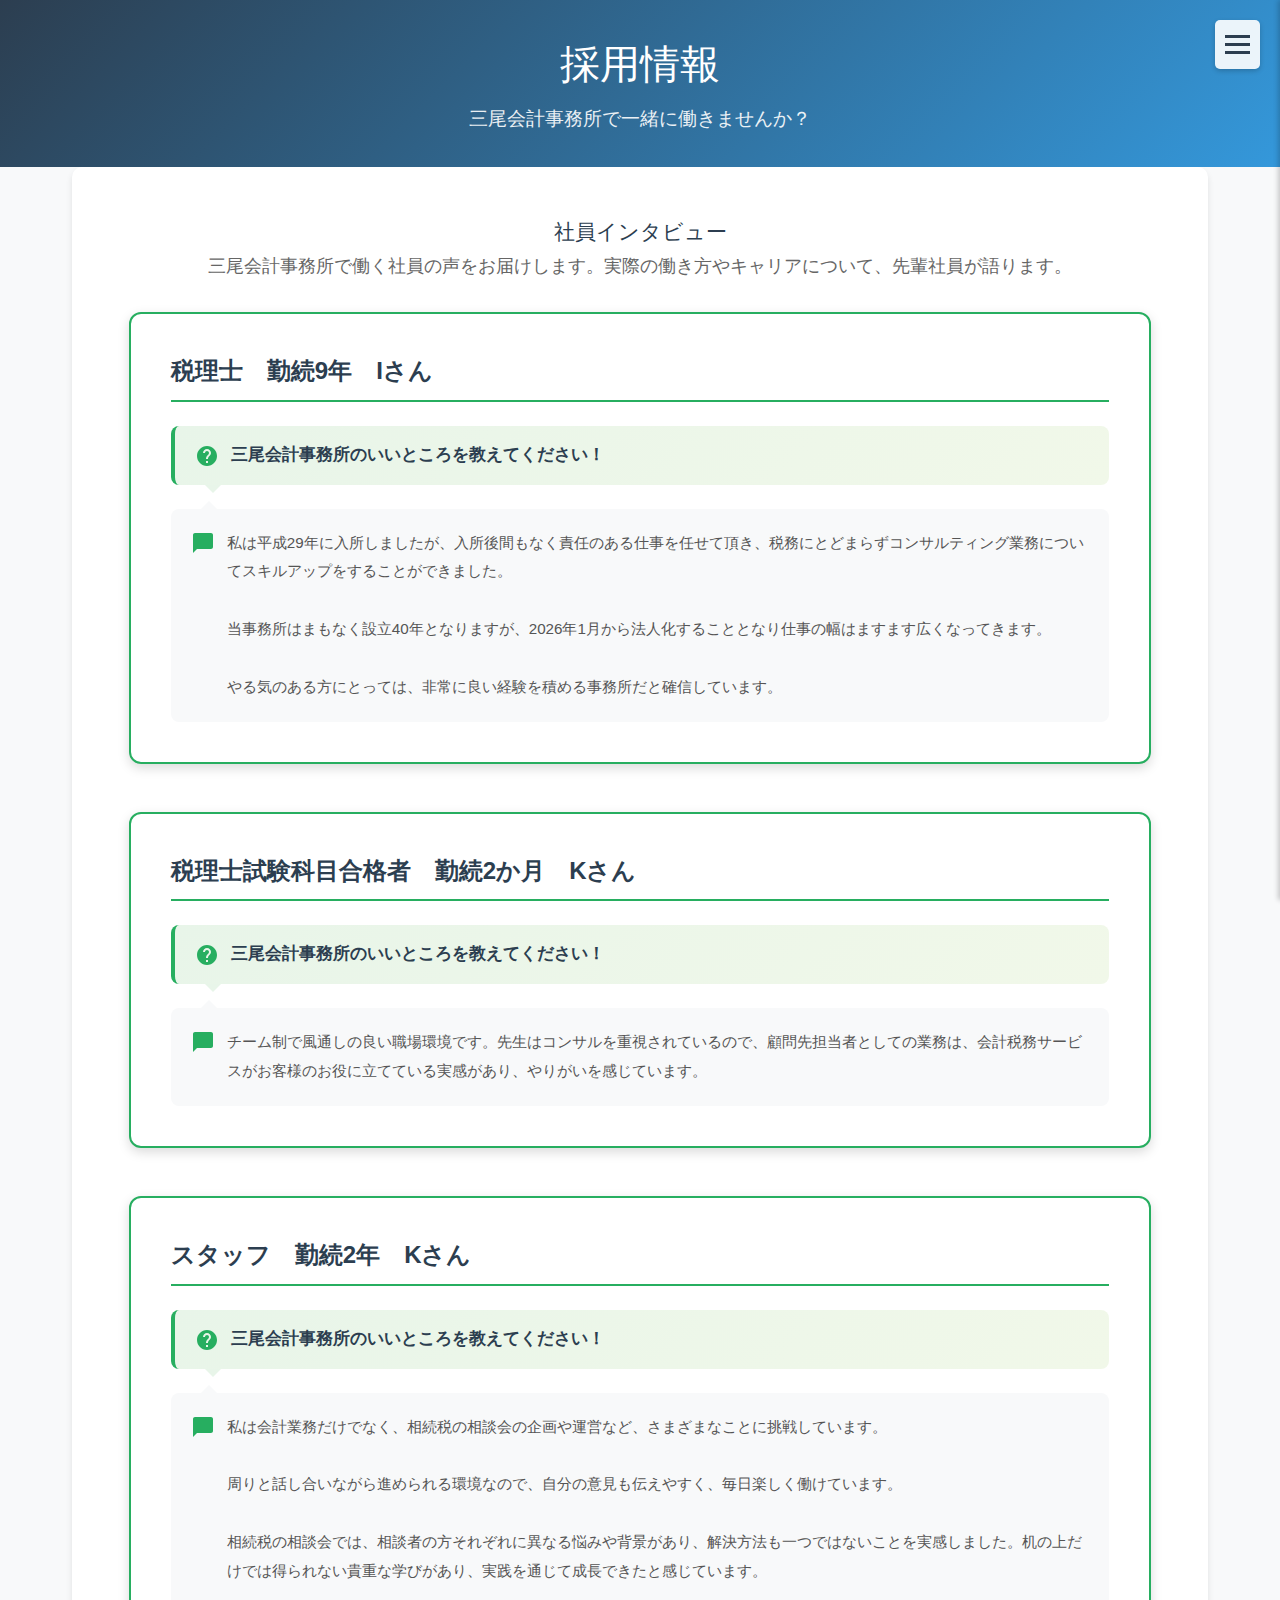
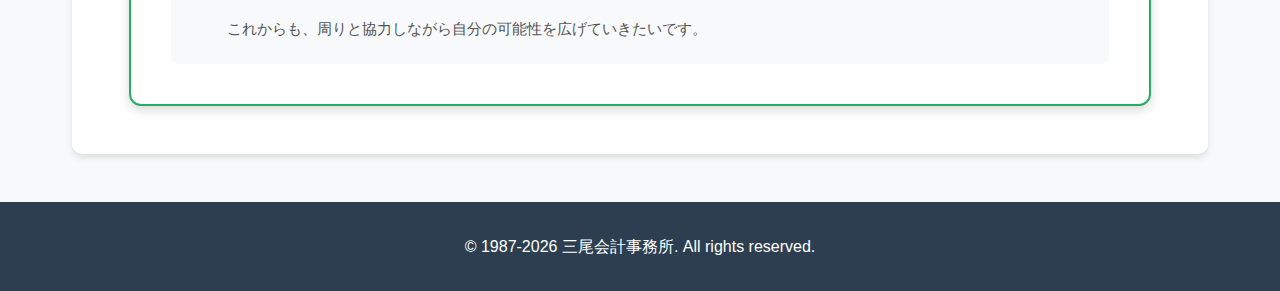
<file: interview.html>
<!DOCTYPE html>
<html lang="ja">
<head>
    <meta charset="UTF-8">
    <meta name="viewport" content="width=device-width, initial-scale=1.0">
    <title>インタビュー | 採用情報 | 三尾会計事務所</title>
    <link rel="stylesheet" href="styles.css">
    <style>
        /* contact.html固有の色設定 */
        .nav-menu a.active {
            background: linear-gradient(135deg, #27ae60, #229954);
            color: white;
        }
        
        .category-title {
            border-bottom-color: #27ae60;
        }
        
        .benefit-item {
            border-color: #27ae60;
        }
        
        .benefit-icon {
            background: linear-gradient(135deg, #27ae60, #229954);
        }
        
        .benefit-content h4 {
            border-bottom-color: #27ae60;
        }
    </style>
</head>
<body class="interview-page">
    <div class="hamburger-menu" onclick="toggleMenu()">
        <span></span>
        <span></span>
        <span></span>
    </div>

    <div class="overlay" onclick="toggleMenu()"></div>

    <nav class="nav-menu" id="navMenu">
        <ul>
            <li><a href="index.html">自分らしく、プロフェッショナルに。<br>三尾会計で働く魅力</a></li>
            <li><a href="welfare.html">三尾会計の福利厚生・サポート制度</a></li>
            <li><a href="positions.html">募集職種</a></li>
            <li><a href="interview.html" class="active">インタビュー</a></li>
        </ul>
    </nav>

    <header class="header">
        <div class="container">
            <h1>採用情報</h1>
            <p>三尾会計事務所で一緒に働きませんか？</p>
        </div>
    </header>

    <main class="container">
        <div class="benefits-section">
            <h2 class="section-title">社員インタビュー</h2>
            <p style="text-align: center; color: #666; margin-top: 0.25rem; margin-bottom: 2rem; font-size: 1.1rem;">三尾会計事務所で働く社員の声をお届けします。実際の働き方やキャリアについて、先輩社員が語ります。</p>
            
            <div class="benefit-items">
                <div class="benefit-item">
                        <div class="benefit-content">
                            <h4 class="benefit-title">税理士　勤続9年　Iさん</h4>
                            <div class="interview-question-wrapper">
                                <svg class="question-icon" width="24" height="24" viewBox="0 0 24 24" fill="none" xmlns="http://www.w3.org/2000/svg">
                                    <path d="M12 2C6.48 2 2 6.48 2 12s4.48 10 10 10 10-4.48 10-10S17.52 2 12 2zm1 17h-2v-2h2v2zm2.07-7.75l-.9.92C13.45 12.9 13 13.5 13 15h-2v-.5c0-1.1.45-2.1 1.17-2.83l1.24-1.26c.37-.36.59-.86.59-1.41 0-1.1-.9-2-2-2s-2 .9-2 2H8c0-2.21 1.79-4 4-4s4 1.79 4 4c0 .88-.36 1.68-.93 2.25z" fill="currentColor"/>
                                </svg>
                                <p class="interview-question">三尾会計事務所のいいところを教えてください！</p>
                            </div>
                            <div class="interview-answer-wrapper">
                                <svg class="answer-icon" width="24" height="24" viewBox="0 0 24 24" fill="none" xmlns="http://www.w3.org/2000/svg">
                                    <path d="M20 2H4c-1.1 0-2 .9-2 2v18l4-4h14c1.1 0 2-.9 2-2V4c0-1.1-.9-2-2-2z" fill="currentColor"/>
                                </svg>
                                <p class="interview-answer">私は平成29年に入所しましたが、入所後間もなく責任のある仕事を任せて頂き、税務にとどまらずコンサルティング業務についてスキルアップをすることができました。<br><br>当事務所はまもなく設立40年となりますが、2026年1月から法人化することとなり仕事の幅はますます広くなってきます。<br><br>やる気のある方にとっては、非常に良い経験を積める事務所だと確信しています。</p>
                            </div>
                        </div>
                    </div>
                <div class="benefit-item">
                        <div class="benefit-content">
                            <h4 class="benefit-title">税理士試験科目合格者　勤続2か月　Kさん</h4>
                            <div class="interview-question-wrapper">
                                <svg class="question-icon" width="24" height="24" viewBox="0 0 24 24" fill="none" xmlns="http://www.w3.org/2000/svg">
                                    <path d="M12 2C6.48 2 2 6.48 2 12s4.48 10 10 10 10-4.48 10-10S17.52 2 12 2zm1 17h-2v-2h2v2zm2.07-7.75l-.9.92C13.45 12.9 13 13.5 13 15h-2v-.5c0-1.1.45-2.1 1.17-2.83l1.24-1.26c.37-.36.59-.86.59-1.41 0-1.1-.9-2-2-2s-2 .9-2 2H8c0-2.21 1.79-4 4-4s4 1.79 4 4c0 .88-.36 1.68-.93 2.25z" fill="currentColor"/>
                                </svg>
                                <p class="interview-question">三尾会計事務所のいいところを教えてください！</p>
                            </div>
                            <div class="interview-answer-wrapper">
                                <svg class="answer-icon" width="24" height="24" viewBox="0 0 24 24" fill="none" xmlns="http://www.w3.org/2000/svg">
                                    <path d="M20 2H4c-1.1 0-2 .9-2 2v18l4-4h14c1.1 0 2-.9 2-2V4c0-1.1-.9-2-2-2z" fill="currentColor"/>
                                </svg>
                                <p class="interview-answer">チーム制で風通しの良い職場環境です。先生はコンサルを重視されているので、顧問先担当者としての業務は、会計税務サービスがお客様のお役に立てている実感があり、やりがいを感じています。</p>
                            </div>
                        </div>
                    </div>
                <div class="benefit-item">
                        <div class="benefit-content">
                            <h4 class="benefit-title">スタッフ　勤続2年　Kさん</h4>
                            <div class="interview-question-wrapper">
                                <svg class="question-icon" width="24" height="24" viewBox="0 0 24 24" fill="none" xmlns="http://www.w3.org/2000/svg">
                                    <path d="M12 2C6.48 2 2 6.48 2 12s4.48 10 10 10 10-4.48 10-10S17.52 2 12 2zm1 17h-2v-2h2v2zm2.07-7.75l-.9.92C13.45 12.9 13 13.5 13 15h-2v-.5c0-1.1.45-2.1 1.17-2.83l1.24-1.26c.37-.36.59-.86.59-1.41 0-1.1-.9-2-2-2s-2 .9-2 2H8c0-2.21 1.79-4 4-4s4 1.79 4 4c0 .88-.36 1.68-.93 2.25z" fill="currentColor"/>
                                </svg>
                                <p class="interview-question">三尾会計事務所のいいところを教えてください！</p>
                            </div>
                            <div class="interview-answer-wrapper">
                                <svg class="answer-icon" width="24" height="24" viewBox="0 0 24 24" fill="none" xmlns="http://www.w3.org/2000/svg">
                                    <path d="M20 2H4c-1.1 0-2 .9-2 2v18l4-4h14c1.1 0 2-.9 2-2V4c0-1.1-.9-2-2-2z" fill="currentColor"/>
                                </svg>
                                <p class="interview-answer">私は会計業務だけでなく、相続税の相談会の企画や運営など、さまざまなことに挑戦しています。<br><br>周りと話し合いながら進められる環境なので、自分の意見も伝えやすく、毎日楽しく働けています。<br><br>相続税の相談会では、相談者の方それぞれに異なる悩みや背景があり、解決方法も一つではないことを実感しました。机の上だけでは得られない貴重な学びがあり、実践を通じて成長できたと感じています。<br><br>これからも、周りと協力しながら自分の可能性を広げていきたいです。</p>
                            </div>
                        </div>
                    </div>
                </div>
            </div>
        </div>
    </main>

    <footer class="footer">
        <div class="container">
            <p>&copy; 1987-<span id="copyright-year">2025</span> 三尾会計事務所. All rights reserved.</p>
        </div>
    </footer>

    <script>
        function toggleMenu() {
            const menu = document.getElementById('navMenu');
            const hamburger = document.querySelector('.hamburger-menu');
            const overlay = document.querySelector('.overlay');
            
            menu.classList.toggle('active');
            hamburger.classList.toggle('active');
            overlay.classList.toggle('active');
        }
    </script>
    <script src="footer.js"></script>
</body>
</html>
</file>
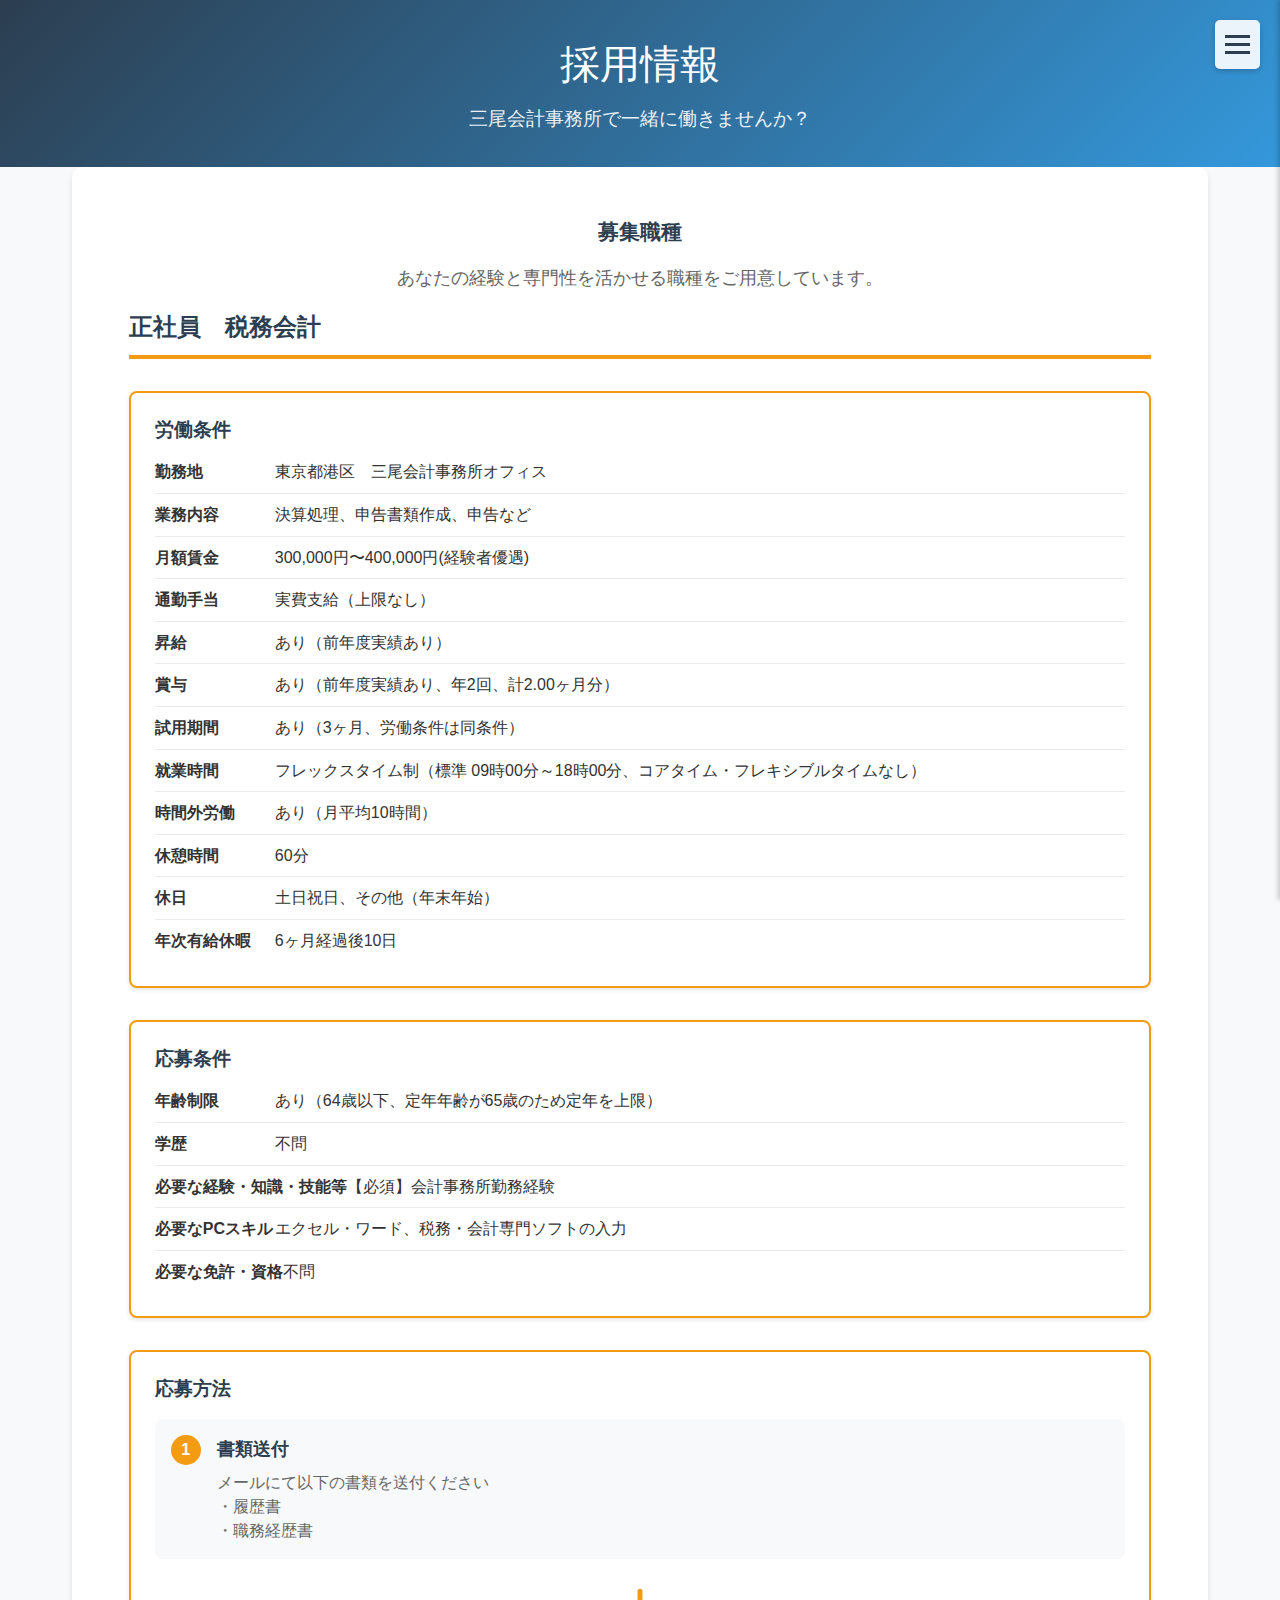
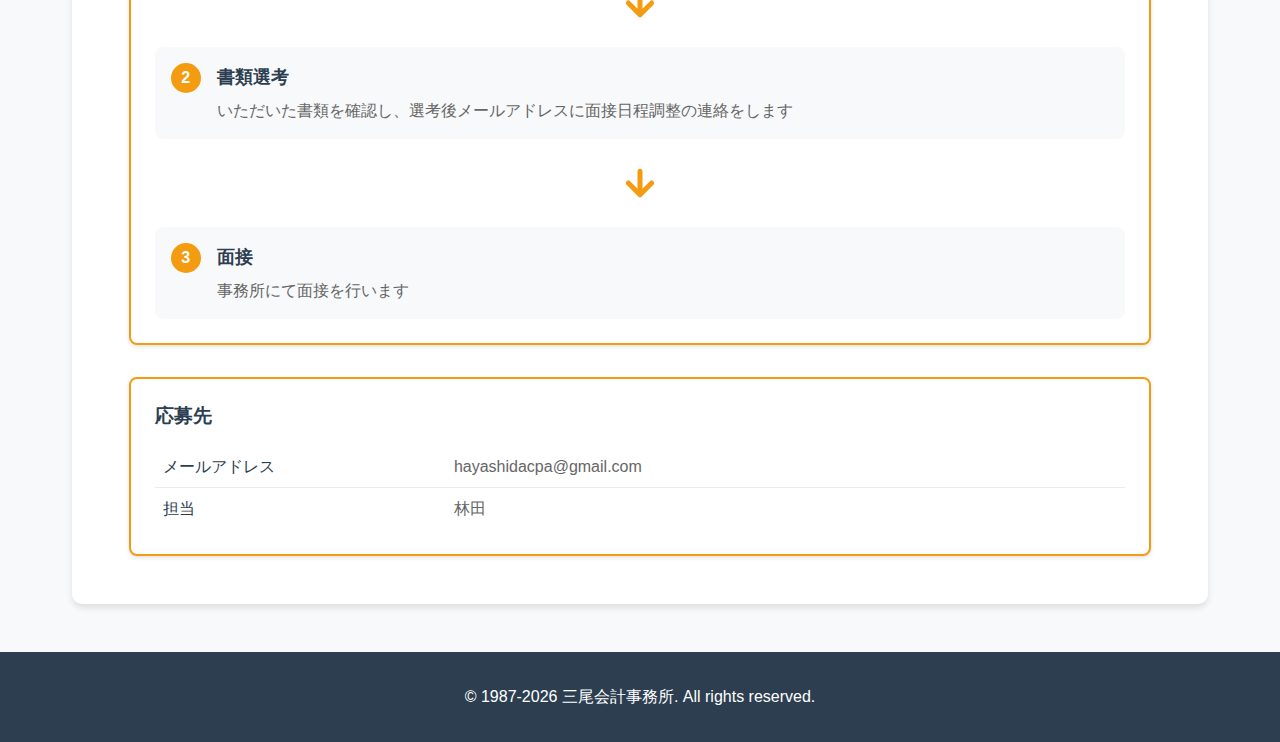
<file: positions.html>
<!DOCTYPE html>
<html lang="ja">
<head>
    <meta charset="UTF-8">
    <meta name="viewport" content="width=device-width, initial-scale=1.0">
    <title>募集職種 | 採用情報 | 三尾会計事務所</title>
    <link rel="stylesheet" href="styles.css">
</head>
<body class="positions-page">
    <div class="hamburger-menu" onclick="toggleMenu()">
        <span></span>
        <span></span>
        <span></span>
    </div>

    <div class="overlay" onclick="toggleMenu()"></div>

    <nav class="nav-menu" id="navMenu">
        <ul>
            <li><a href="index.html">自分らしく、プロフェッショナルに。<br>三尾会計で働く魅力</a></li>
            <li><a href="welfare.html">三尾会計の福利厚生・サポート制度</a></li>
            <li><a href="positions.html" class="active">募集職種</a></li>
            <li><a href="interview.html">インタビュー</a></li>
        </ul>
    </nav>

    <header class="header">
        <div class="container">
            <h1>採用情報</h1>
            <p>三尾会計事務所で一緒に働きませんか？</p>
        </div>
    </header>

    <main class="container">
        <div class="benefits-section">
            <h2 class="section-title">募集職種</h2>
            <p>あなたの経験と専門性を活かせる職種をご用意しています。</p>
            
            <h3 class="category-title">正社員　税務会計</h3>
            <div class="benefit-items">
                <div class="benefit-item">
                    <div class="benefit-content">
                        <h4 class="benefit-title">労働条件</h4>
                        <div class="benefit-description">
                            <div class="description-row"><strong>勤務地</strong>東京都港区　三尾会計事務所オフィス</div>
                            <div class="description-row"><strong>業務内容</strong>決算処理、申告書類作成、申告など</div>
                            <div class="description-row"><strong>月額賃金</strong>300,000円〜400,000円(経験者優遇)</div>
                            <div class="description-row"><strong>通勤手当</strong>実費支給（上限なし）</div>
                            <div class="description-row"><strong>昇給</strong>あり（前年度実績あり）</div>
                            <div class="description-row"><strong>賞与</strong>あり（前年度実績あり、年2回、計2.00ヶ月分）</div>
                            <div class="description-row"><strong>試用期間</strong>あり（3ヶ月、労働条件は同条件）</div>
                            <div class="description-row"><strong>就業時間</strong>フレックスタイム制（標準 09時00分～18時00分、コアタイム・フレキシブルタイムなし）</div>
                            <div class="description-row"><strong>時間外労働</strong>あり（月平均10時間）</div>
                            <div class="description-row"><strong>休憩時間</strong>60分</div>
                            <div class="description-row"><strong>休日</strong>土日祝日、その他（年末年始）</div>
                            <div class="description-row"><strong>年次有給休暇</strong>6ヶ月経過後10日</div>
                        </div>
                    </div>
                </div>
                <div class="benefit-item">
                    <div class="benefit-content">
                        <h4 class="benefit-title">応募条件</h4>
                        <div class="benefit-description">
                            <div class="description-row"><strong>年齢制限</strong>あり（64歳以下、定年年齢が65歳のため定年を上限）</div>
                            <div class="description-row"><strong>学歴</strong>不問</div>
                            <div class="description-row"><strong>必要な経験・知識・技能等</strong>【必須】会計事務所勤務経験</div>
                            <div class="description-row"><strong>必要なPCスキル</strong>エクセル・ワード、税務・会計専門ソフトの入力</div>
                            <div class="description-row"><strong>必要な免許・資格</strong>不問</div>
                        </div>
                    </div>
                </div>
                <div class="benefit-item">
                    <div class="benefit-content">
                        <h4 class="benefit-title">応募方法</h4>
                        <div class="steps-container">
                            <div class="step-item">
                                <div class="step-number">1</div>
                                <div class="step-content">
                                    <h5>書類送付</h5>
                                    <p>メールにて以下の書類を送付ください<br>・履歴書<br>・職務経歴書</p>
                                </div>
                            </div>
                            <div class="step-arrow">
                                <svg width="40" height="40" viewBox="0 0 24 24" fill="none" xmlns="http://www.w3.org/2000/svg">
                                    <path d="M12 5V19M12 19L19 12M12 19L5 12" stroke-width="3" stroke-linecap="round" stroke-linejoin="round"/>
                                </svg>
                            </div>
                            <div class="step-item">
                                <div class="step-number">2</div>
                                <div class="step-content">
                                    <h5>書類選考</h5>
                                    <p>いただいた書類を確認し、選考後メールアドレスに面接日程調整の連絡をします</p>
                                </div>
                            </div>
                            <div class="step-arrow">
                                <svg width="40" height="40" viewBox="0 0 24 24" fill="none" xmlns="http://www.w3.org/2000/svg">
                                    <path d="M12 5V19M12 19L19 12M12 19L5 12" stroke-width="3" stroke-linecap="round" stroke-linejoin="round"/>
                                </svg>
                            </div>
                            <div class="step-item">
                                <div class="step-number">3</div>
                                <div class="step-content">
                                    <h5>面接</h5>
                                    <p>事務所にて面接を行います</p>
                                </div>
                            </div>
                        </div>
                    </div>
                </div>
                <div class="benefit-item">
                    <div class="benefit-content">
                        <h4 class="benefit-title">応募先</h4>
                        <div class="contact-table">
                            <table>
                                <tr>
                                    <td class="contact-label">メールアドレス</td>
                                    <td class="contact-value">hayashidacpa@gmail.com</td>
                                </tr>
                                <tr>
                                    <td class="contact-label">担当</td>
                                    <td class="contact-value">林田</td>
                                </tr>
                            </table>
                        </div>
                    </div>
                </div>
            </div>

            </div>
        </div>
    </main>

    <footer class="footer">
        <div class="container">
            <p>&copy; 1987-<span id="copyright-year">2025</span> 三尾会計事務所. All rights reserved.</p>
        </div>
    </footer>

    <script>
        function toggleMenu() {
            const menu = document.getElementById('navMenu');
            const hamburger = document.querySelector('.hamburger-menu');
            const overlay = document.querySelector('.overlay');
            
            menu.classList.toggle('active');
            hamburger.classList.toggle('active');
            overlay.classList.toggle('active');
        }
    </script>
    <script src="footer.js"></script>
</body>
</html>
</file>
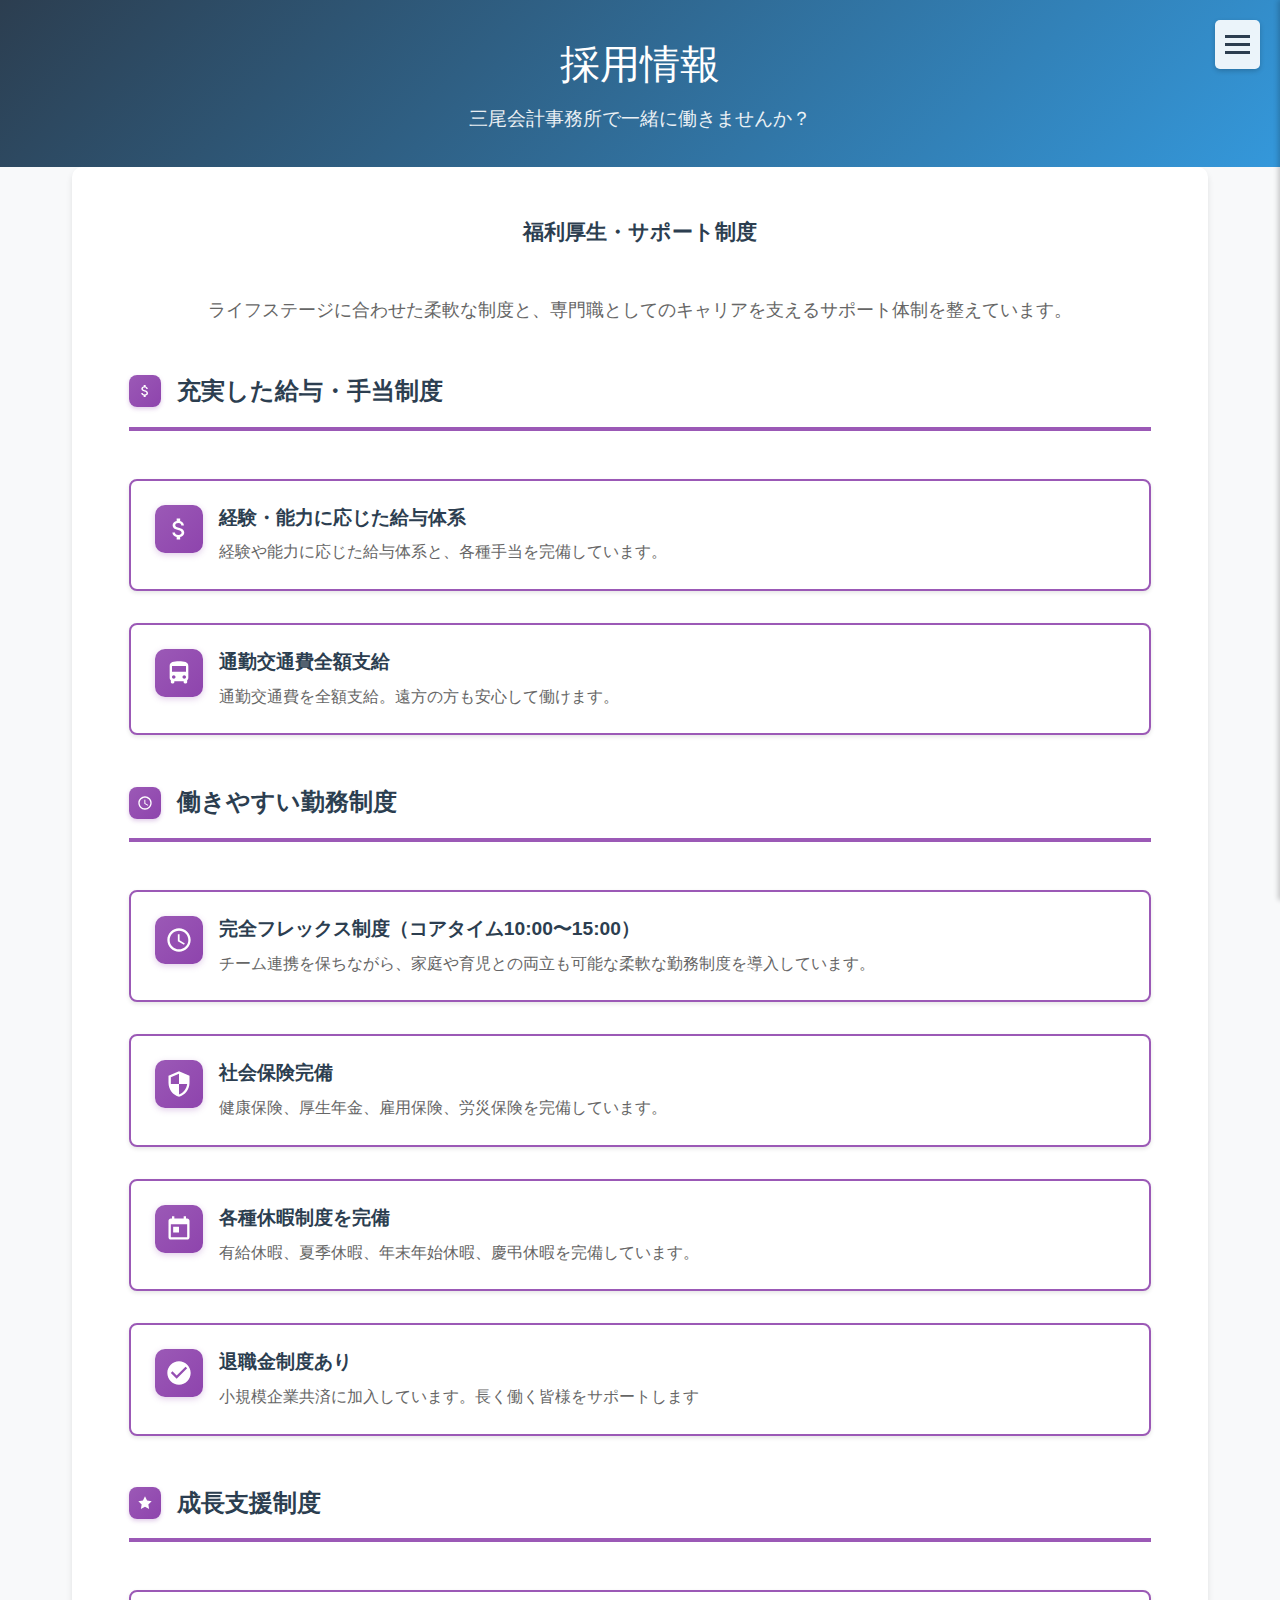
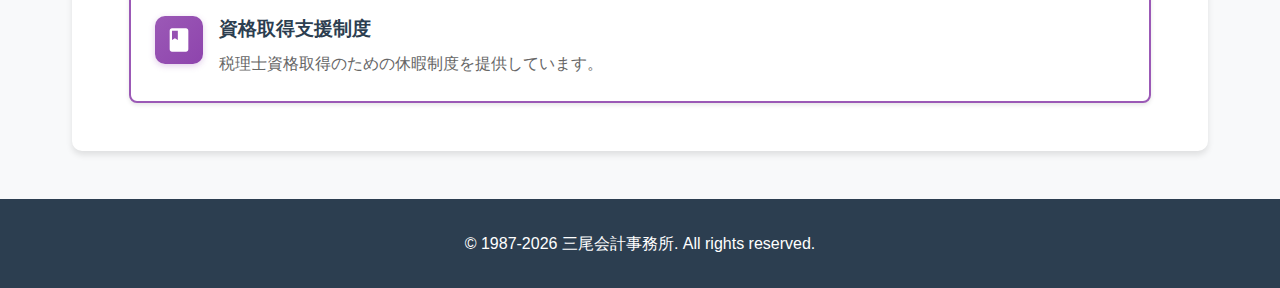
<file: welfare.html>
<!DOCTYPE html>
<html lang="ja">
<head>
    <meta charset="UTF-8">
    <meta name="viewport" content="width=device-width, initial-scale=1.0">
    <title>福利厚生・サポート制度 | 採用情報 | 三尾会計事務所</title>
    <link rel="stylesheet" href="styles.css">
</head>
<body class="welfare-page">
    <div class="hamburger-menu" onclick="toggleMenu()">
        <span></span>
        <span></span>
        <span></span>
    </div>

    <div class="overlay" onclick="toggleMenu()"></div>

    <nav class="nav-menu" id="navMenu">
        <ul>
            <li><a href="index.html">自分らしく、プロフェッショナルに。<br>三尾会計で働く魅力</a></li>
            <li><a href="welfare.html" class="active">三尾会計の福利厚生・サポート制度</a></li>
            <li><a href="positions.html">募集職種</a></li>
            <li><a href="interview.html">インタビュー</a></li>
        </ul>
    </nav>

    <header class="header">
        <div class="container">
            <h1>採用情報</h1>
            <p>三尾会計事務所で一緒に働きませんか？</p>
        </div>
    </header>

    <main class="container">
        <div class="benefits-section">
            <h2 class="section-title">福利厚生・サポート制度</h2>
            <p style="text-align: center; color: #666;  font-size: 1.1rem;">ライフステージに合わせた柔軟な制度と、専門職としてのキャリアを支えるサポート体制を整えています。</p>
            
            <div class="category-header">
                <svg class="category-icon" width="32" height="32" viewBox="0 0 24 24" fill="none" xmlns="http://www.w3.org/2000/svg">
                    <path d="M11.8 10.9c-2.27-.59-3-1.2-3-2.15 0-1.09 1.01-1.85 2.7-1.85 1.78 0 2.44.85 2.5 2.1h2.21c-.07-1.72-1.12-3.3-3.21-3.81V3h-3v2.16c-1.94.42-3.5 1.68-3.5 3.61 0 2.31 1.91 3.46 4.7 4.13 2.5.6 3 1.48 3 2.41 0 .69-.49 1.79-2.7 1.79-2.06 0-2.87-.92-2.98-2.1h-2.2c.12 2.19 1.76 3.42 3.68 3.83V21h3v-2.15c1.95-.37 3.5-1.5 3.5-3.55 0-2.84-2.43-3.81-4.7-4.4z" fill="currentColor"/>
                </svg>
                <h3 class="category-title">充実した給与・手当制度</h3>
            </div>
            <div class="benefit-items">
                <div class="benefit-item">
                    <div class="benefit-icon-wrapper">
                        <svg class="benefit-icon-svg" width="28" height="28" viewBox="0 0 24 24" fill="none" xmlns="http://www.w3.org/2000/svg">
                            <path d="M11.8 10.9c-2.27-.59-3-1.2-3-2.15 0-1.09 1.01-1.85 2.7-1.85 1.78 0 2.44.85 2.5 2.1h2.21c-.07-1.72-1.12-3.3-3.21-3.81V3h-3v2.16c-1.94.42-3.5 1.68-3.5 3.61 0 2.31 1.91 3.46 4.7 4.13 2.5.6 3 1.48 3 2.41 0 .69-.49 1.79-2.7 1.79-2.06 0-2.87-.92-2.98-2.1h-2.2c.12 2.19 1.76 3.42 3.68 3.83V21h3v-2.15c1.95-.37 3.5-1.5 3.5-3.55 0-2.84-2.43-3.81-4.7-4.4z" fill="currentColor"/>
                        </svg>
                    </div>
                    <div class="benefit-content">
                        <h4 class="benefit-title">経験・能力に応じた給与体系</h4>
                        <p class="benefit-description">経験や能力に応じた給与体系と、各種手当を完備しています。</p>
                    </div>
                </div>
                <div class="benefit-item">
                    <div class="benefit-icon-wrapper">
                        <svg class="benefit-icon-svg" width="28" height="28" viewBox="0 0 24 24" fill="none" xmlns="http://www.w3.org/2000/svg">
                            <path d="M4 16c0 .88.39 1.67 1 2.22V20c0 .55.45 1 1 1h1c.55 0 1-.45 1-1v-1h8v1c0 .55.45 1 1 1h1c.55 0 1-.45 1-1v-1.78c.61-.55 1-1.34 1-2.22V6c0-3.5-3.58-4-8-4s-8 .5-8 4v10zm3.5 1c-.83 0-1.5-.67-1.5-1.5S6.67 14 7.5 14s1.5.67 1.5 1.5S8.33 17 7.5 17zm9 0c-.83 0-1.5-.67-1.5-1.5s.67-1.5 1.5-1.5 1.5.67 1.5 1.5-.67 1.5-1.5 1.5zm1.5-6H6V6h12v5z" fill="currentColor"/>
                        </svg>
                    </div>
                    <div class="benefit-content">
                        <h4 class="benefit-title">通勤交通費全額支給</h4>
                        <p class="benefit-description">通勤交通費を全額支給。遠方の方も安心して働けます。</p>
                    </div>
                </div>
            </div>

            <div class="category-header">
                <svg class="category-icon" width="32" height="32" viewBox="0 0 24 24" fill="none" xmlns="http://www.w3.org/2000/svg">
                    <path d="M11.99 2C6.47 2 2 6.48 2 12s4.47 10 9.99 10C17.52 22 22 17.52 22 12S17.52 2 11.99 2zM12 20c-4.42 0-8-3.58-8-8s3.58-8 8-8 8 3.58 8 8-3.58 8-8 8zm.5-13H11v6l5.25 3.15.75-1.23-4.5-2.67z" fill="currentColor"/>
                </svg>
                <h3 class="category-title">働きやすい勤務制度</h3>
            </div>
            <div class="benefit-items">
                <div class="benefit-item">
                    <div class="benefit-icon-wrapper">
                        <svg class="benefit-icon-svg" width="28" height="28" viewBox="0 0 24 24" fill="none" xmlns="http://www.w3.org/2000/svg">
                            <path d="M11.99 2C6.47 2 2 6.48 2 12s4.47 10 9.99 10C17.52 22 22 17.52 22 12S17.52 2 11.99 2zM12 20c-4.42 0-8-3.58-8-8s3.58-8 8-8 8 3.58 8 8-3.58 8-8 8zm.5-13H11v6l5.25 3.15.75-1.23-4.5-2.67z" fill="currentColor"/>
                        </svg>
                    </div>
                    <div class="benefit-content">
                        <h4 class="benefit-title">完全フレックス制度（コアタイム10:00〜15:00）</h4>
                        <p class="benefit-description">チーム連携を保ちながら、家庭や育児との両立も可能な柔軟な勤務制度を導入しています。</p>
                    </div>
                </div>
                <div class="benefit-item">
                    <div class="benefit-icon-wrapper">
                        <svg class="benefit-icon-svg" width="28" height="28" viewBox="0 0 24 24" fill="none" xmlns="http://www.w3.org/2000/svg">
                            <path d="M12 1L3 5v6c0 5.55 3.84 10.74 9 12 5.16-1.26 9-6.45 9-12V5l-9-4zm0 10.99h7c-.53 4.12-3.28 7.79-7 8.94V12H5V6.3l7-3.11v8.8z" fill="currentColor"/>
                        </svg>
                    </div>
                    <div class="benefit-content">
                        <h4 class="benefit-title">社会保険完備</h4>
                        <p class="benefit-description">健康保険、厚生年金、雇用保険、労災保険を完備しています。</p>
                    </div>
                </div>
                <div class="benefit-item">
                    <div class="benefit-icon-wrapper">
                        <svg class="benefit-icon-svg" width="28" height="28" viewBox="0 0 24 24" fill="none" xmlns="http://www.w3.org/2000/svg">
                            <path d="M19 3h-1V1h-2v2H8V1H6v2H5c-1.11 0-1.99.9-1.99 2L3 19c0 1.1.89 2 2 2h14c1.1 0 2-.9 2-2V5c0-1.1-.9-2-2-2zm0 16H5V8h14v11zM7 10h5v5H7z" fill="currentColor"/>
                        </svg>
                    </div>
                    <div class="benefit-content">
                        <h4 class="benefit-title">各種休暇制度を完備</h4>
                        <p class="benefit-description">有給休暇、夏季休暇、年末年始休暇、慶弔休暇を完備しています。</p>
                    </div>
                </div>
                <div class="benefit-item">
                    <div class="benefit-icon-wrapper">
                        <svg class="benefit-icon-svg" width="28" height="28" viewBox="0 0 24 24" fill="none" xmlns="http://www.w3.org/2000/svg">
                            <path d="M12 2C6.48 2 2 6.48 2 12s4.48 10 10 10 10-4.48 10-10S17.52 2 12 2zm-2 15l-5-5 1.41-1.41L10 14.17l7.59-7.59L19 8l-9 9z" fill="currentColor"/>
                        </svg>
                    </div>
                    <div class="benefit-content">
                        <h4 class="benefit-title">退職金制度あり</h4>
                        <p class="benefit-description">小規模企業共済に加入しています。長く働く皆様をサポートします</p>
                    </div>
                </div>
            </div>
            
            <div class="category-header">
                <svg class="category-icon" width="32" height="32" viewBox="0 0 24 24" fill="none" xmlns="http://www.w3.org/2000/svg">
                    <path d="M12 2l3.09 6.26L22 9.27l-5 4.87 1.18 6.88L12 17.77l-6.18 3.25L7 14.14 2 9.27l6.91-1.01L12 2z" fill="currentColor"/>
                </svg>
                <h3 class="category-title">成長支援制度</h3>
            </div>
            <div class="benefit-items">
                <div class="benefit-item">
                    <div class="benefit-icon-wrapper">
                        <svg class="benefit-icon-svg" width="28" height="28" viewBox="0 0 24 24" fill="none" xmlns="http://www.w3.org/2000/svg">
                            <path d="M18 2H6c-1.1 0-2 .9-2 2v16c0 1.1.9 2 2 2h12c1.1 0 2-.9 2-2V4c0-1.1-.9-2-2-2zM6 4h5v8l-2.5-1.5L6 12V4z" fill="currentColor"/>
                        </svg>
                    </div>
                    <div class="benefit-content">
                        <h4 class="benefit-title">資格取得支援制度</h4>
                        <p class="benefit-description">税理士資格取得のための休暇制度を提供しています。</p>
                    </div>
                </div>
            </div>
        </div>
    </main>

    <footer class="footer">
        <div class="container">
            <p>&copy; 1987-<span id="copyright-year">2025</span> 三尾会計事務所. All rights reserved.</p>
        </div>
    </footer>

    <script>
        function toggleMenu() {
            const menu = document.getElementById('navMenu');
            const hamburger = document.querySelector('.hamburger-menu');
            const overlay = document.querySelector('.overlay');
            
            menu.classList.toggle('active');
            hamburger.classList.toggle('active');
            overlay.classList.toggle('active');
        }
    </script>
    <script src="footer.js"></script>
</body>
</html>
</file>
<file: styles.css>
* {
    margin: 0;
    padding: 0;
    box-sizing: border-box;
}

body {
    font-family: 'Hiragino Sans', 'Hiragino Kaku Gothic ProN', 'Yu Gothic', 'Meiryo', sans-serif;
    line-height: 1.6;
    color: #333;
    background-color: #f8f9fa;
    font-weight: 400;
}

.header {
    background: linear-gradient(135deg, #2c3e50, #3498db);
    color: white;
    padding: 2rem 0;
    text-align: center;
    position: relative;
}

.header h1 {
    font-size: 2.5rem;
    margin-bottom: 0.5rem;
    font-weight: 300;
}

.header p {
    font-size: 1.2rem;
    opacity: 0.9;
}

/* ハンバーガーメニュー */
.hamburger-menu {
    position: fixed;
    top: 20px;
    right: 20px;
    z-index: 1000;
    cursor: pointer;
    background: rgba(255, 255, 255, 0.9);
    padding: 10px;
    border-radius: 5px;
    box-shadow: 0 2px 5px rgba(0, 0, 0, 0.2);
}

.hamburger-menu span {
    display: block;
    width: 25px;
    height: 3px;
    background: #2c3e50;
    margin: 5px 0;
    transition: 0.3s;
}

.hamburger-menu.active span:nth-child(1) {
    transform: rotate(-45deg) translate(-5px, 6px);
}

.hamburger-menu.active span:nth-child(2) {
    opacity: 0;
}

.hamburger-menu.active span:nth-child(3) {
    transform: rotate(45deg) translate(-5px, -6px);
}

.nav-menu {
    position: fixed;
    top: 0;
    right: -300px;
    width: 300px;
    height: 100vh;
    background: white;
    box-shadow: -2px 0 5px rgba(0, 0, 0, 0.2);
    transition: right 0.3s ease;
    z-index: 999;
    padding-top: 80px;
}

.nav-menu.active {
    right: 0;
}

.nav-menu ul {
    list-style: none;
    padding: 0;
}

.nav-menu li {
    border-bottom: 1px solid #e9ecef;
}

.nav-menu a {
    display: block;
    padding: 1.5rem 2rem;
    color: #2c3e50;
    text-decoration: none;
    font-size: 1.1rem;
    transition: background 0.3s ease;
}

.nav-menu a:hover {
    background: #f8f9fa;
}

/* 各ページのアクティブカラーは個別に設定 */
.nav-menu a.active {
    background: linear-gradient(135deg, #3498db, #2980b9);
    color: white;
}

.overlay {
    position: fixed;
    top: 0;
    left: 0;
    width: 100%;
    height: 100%;
    background: rgba(0, 0, 0, 0.5);
    opacity: 0;
    visibility: hidden;
    transition: opacity 0.3s ease, visibility 0.3s ease;
    z-index: 998;
}

.overlay.active {
    opacity: 1;
    visibility: visible;
}

.container {
    max-width: 1200px;
    margin: 0 auto;
    padding: 0 2rem;
}

.section-title {
    text-align: center;
    font-size: 1.3rem;
    color: #2c3e50;
    margin-bottom: 0;
    font-weight: 400;
}

.benefits-section {
    background: white;
    padding: 3rem 0;
    margin-bottom: 3rem;
    border-radius: 10px;
    box-shadow: 0 4px 6px rgba(0, 0, 0, 0.1);
    display: flex;
    flex-direction: column;
}

.category-title {
    font-size: 1.5rem;
    color: #2c3e50;
    /* margin-bottom: 2rem; */
    padding-bottom: 0.5rem;
    border-bottom: 2px solid #27ae60;
    font-weight: 500;
}

.benefit-items {
    display: flex;
    flex-direction: column;
    gap: 3rem;
}

.benefit-item {
    display: flex;
    gap: 1.5rem;
    align-items: flex-start;
    background: white;
    padding: 2.5rem;
    border-radius: 12px;
    box-shadow: 0 4px 12px rgba(0, 0, 0, 0.15);
    transition: transform 0.3s ease;
    border: 2px solid #27ae60;
    width: 90%;
    margin: 0 auto;
}

.benefit-item:hover {
    transform: translateY(-3px);
    box-shadow: 0 6px 16px rgba(0, 0, 0, 0.2);
}

.benefit-icon {
    width: 80px;
    height: 80px;
    border-radius: 50%;
    overflow: hidden;
    display: flex;
    align-items: center;
    justify-content: center;
    background: linear-gradient(135deg, #27ae60, #229954);
    flex-shrink: 0;
}

.benefit-icon img {
    width: 40px;
    height: 40px;
    object-fit: cover;
}

.benefit-content {
    flex: 1;
}

.benefit-content h4 {
    font-size: 1.5rem;
    color: #2c3e50;
    margin-bottom: 1.5rem;
    line-height: 1.4;
    font-weight: 600;
    padding-bottom: 0.75rem;
    border-bottom: 2px solid #27ae60;
}

.benefit-content p {
    color: #666;
    line-height: 1.6;
}

.footer {
    background: #2c3e50;
    color: white;
    text-align: center;
    padding: 2rem 0;
    margin-top: 3rem;
}

/* ヒーローセクション（index.html用） */
.hero-section {
    background: white;
    padding: 4rem 0;
    text-align: center;
    margin-bottom: 3rem;
    border-radius: 10px;
    box-shadow: 0 4px 6px rgba(0, 0, 0, 0.1);
    position: relative;
    overflow: hidden;
}

.hero-section::before {
    content: '';
    position: absolute;
    top: 0;
    right: 0;
    width: 40%;
    height: 100%;
    background: linear-gradient(135deg, rgba(52, 152, 219, 0.08), rgba(44, 62, 80, 0.05));
    z-index: 1;
}

.hero-section::after {
    content: '';
    position: absolute;
    top: 0;
    left: 0;
    width: 100%;
    height: 4px;
    background: linear-gradient(90deg, #3498db, #2980b9);
    z-index: 1;
}

.hero-content {
    position: relative;
    z-index: 2;
    display: grid;
    grid-template-columns: 1fr 1fr;
    gap: 3rem;
    align-items: center;
    text-align: left;
    padding: 2rem;
}

.hero-text {
    padding-right: 2rem;
}

.hero-image {
    text-align: center;
}

.hero-image img {
    max-width: 100%;
    height: auto;
    border-radius: 10px;
    box-shadow: 0 8px 25px rgba(0, 0, 0, 0.15);
}

.hero-section h2 {
    font-size: 2.5rem;
    color: #2c3e50;
    margin-bottom: 1rem;
    font-weight: 600;
    line-height: 1.3;
    background: linear-gradient(135deg, #2c3e50, #3498db);
    -webkit-background-clip: text;
    -webkit-text-fill-color: transparent;
    background-clip: text;
}

.hero-section p {
    font-size: 1.2rem;
    color: #666;
    max-width: 800px;
    margin: 0 auto;
}

/* 社長メッセージ（index.html用） */
.president-message {
    background: linear-gradient(135deg, #ffffff, #f8f9fa);
    padding: 2.5rem;
    border-radius: 12px;
    margin-bottom: 3rem;
    border: 2px solid #3498db;
    position: relative;
    box-shadow: 0 4px 12px rgba(52, 152, 219, 0.15);
    transition: transform 0.3s ease, box-shadow 0.3s ease;
}

.president-message:hover {
    transform: translateY(-2px);
    box-shadow: 0 6px 16px rgba(52, 152, 219, 0.2);
}

.president-message-header {
    display: flex;
    align-items: left;
    justify-content: left;
    gap: 1rem;
    margin-bottom: 1.5rem;
    padding-bottom: 1rem;
    border-bottom: 3px solid #3498db;
}

.president-icon {
    flex-shrink: 0;
    color: #3498db;
    background: linear-gradient(135deg, #3498db, #2980b9);
    padding: 0.5rem;
    border-radius: 8px;
    box-shadow: 0 2px 4px rgba(52, 152, 219, 0.3);
}

.president-icon path {
    fill: white;
}

.president-message-title {
    font-size: 1.5rem;
    color: #2c3e50;
    margin: 0;
    padding: 0;
    border-bottom: none;
    font-weight: 600;
    text-align: center;
}

.president-message-content {
    color: #666;
    /* line-height: 1.8; */
    font-size: 0.8rem;
    text-align: left;
    min-height: 150px;
}

.president-message-content p {
    margin-bottom: 0;
}

/* index.html固有のスタイル */
body.index-page .category-header {
    display: flex;
    align-items: center;
    gap: 1rem;
    margin-left: 5%;
    width: 90%;
    padding-bottom: 1rem;
    border-bottom: 4px solid #3498db;
}

body.index-page .category-icon {
    flex-shrink: 0;
    color: #3498db;
    background: linear-gradient(135deg, #3498db, #2980b9);
    padding: 0.5rem;
    border-radius: 8px;
    box-shadow: 0 2px 4px rgba(52, 152, 219, 0.3);
}

body.index-page .category-icon path {
    fill: white;
}

body.index-page .category-title {
    border-bottom: none;
    margin: 0;
    padding: 0;
    width: auto;
    font-weight: 600;
    font-size: 1.5rem;
    color: #2c3e50;
}

body.index-page .benefit-item {
    padding: 1.5rem;
    border-radius: 8px;
    box-shadow: 0 2px 4px rgba(0, 0, 0, 0.1);
    border: 2px solid #3498db;
    display: flex;
    align-items: flex-start;
    gap: 1rem;
    position: relative;
    transition: transform 0.3s ease, box-shadow 0.3s ease;
    width: 90%;
    margin: 0 auto;
}

body.index-page .benefit-item:hover {
    transform: translateY(-4px);
    box-shadow: 0 6px 12px rgba(52, 152, 219, 0.25);
}

body.index-page .benefit-icon-wrapper {
    flex-shrink: 0;
    width: 48px;
    height: 48px;
    display: flex;
    align-items: center;
    justify-content: center;
    background: linear-gradient(135deg, #3498db, #2980b9);
    border-radius: 10px;
    box-shadow: 0 2px 6px rgba(52, 152, 219, 0.3);
    transition: transform 0.3s ease;
}

body.index-page .benefit-item:hover .benefit-icon-wrapper {
    transform: scale(1.1) rotate(5deg);
}

body.index-page .benefit-icon-svg {
    color: white;
}

body.index-page .benefit-content h4 {
    font-size: 1.2rem;
    margin-bottom: 0.5rem;
    font-weight: 600;
    padding-bottom: 0;
    border-bottom: none;
    color: #2c3e50;
}

body.index-page .benefits-section {
    gap: 3rem;
}

.president-photo {
    position: absolute;
    bottom: 2.5rem;
    right: 2.5rem;
    width: 150px;
    height: 150px;
    border-radius: 8px;
    overflow: hidden;
    box-shadow: 0 4px 8px rgba(0, 0, 0, 0.15);
}

.president-photo img {
    width: 100%;
    height: 100%;
    object-fit: cover;
}

@media (max-width: 768px) {
    .header h1 {
        font-size: 2rem;
    }
    
    .hero-section h2 {
        font-size: 2rem;
    }
    
    .hero-content {
        grid-template-columns: 1fr;
        text-align: center;
    }
    
    .hero-text {
        padding-right: 0;
    }
    
    .container {
        padding: 0 1rem;
    }
    
    body.index-page .benefit-item {
        flex-direction: column;
        text-align: center;
        width: 100%;
    }
    
    body.index-page .benefit-icon-wrapper {
        margin: 0 auto 1rem;
    }
    
    body.index-page .category-header {
        margin-left: 0;
        width: 100%;
        flex-direction: column;
        align-items: flex-start;
    }
    
    body.index-page .president-message-header {
        flex-direction: column;
    }

    .president-message-content {
        padding-right: 0;
        min-height: auto;
    }

    .president-photo {
        position: static;
        margin: 2rem auto 0;
        width: 120px;
        height: 120px;
    }
}

/* welfare.html固有のスタイル */
body.welfare-page .nav-menu a.active {
    background: linear-gradient(135deg, #9b59b6, #8e44ad);
    color: white;
}

body.welfare-page .category-header {
    display: flex;
    align-items: center;
    gap: 1rem;
    margin-left: 5%;
    width: 90%;
    padding-bottom: 1rem;
    border-bottom: 4px solid #9b59b6;
}

body.welfare-page .category-icon {
    flex-shrink: 0;
    color: #9b59b6;
    background: linear-gradient(135deg, #9b59b6, #8e44ad);
    padding: 0.5rem;
    border-radius: 8px;
    box-shadow: 0 2px 4px rgba(155, 89, 182, 0.3);
}

body.welfare-page .category-icon path {
    fill: white;
}

body.welfare-page .category-title {
    border-bottom: none;
    margin: 0;
    padding: 0;
    width: auto;
    font-weight: 600;
    font-size: 1.5rem;
    color: #2c3e50;
}

body.welfare-page .benefit-icon {
    background: linear-gradient(135deg, #9b59b6, #8e44ad);
}

body.welfare-page .benefit-items {
    gap: 2rem;
}

body.welfare-page .benefit-item {
    padding: 1.5rem;
    border-radius: 8px;
    box-shadow: 0 2px 4px rgba(0, 0, 0, 0.1);
    border-color: #9b59b6;
    display: flex;
    align-items: flex-start;
    gap: 1rem;
    position: relative;
}

body.welfare-page .benefit-icon-wrapper {
    flex-shrink: 0;
    width: 48px;
    height: 48px;
    display: flex;
    align-items: center;
    justify-content: center;
    background: linear-gradient(135deg, #9b59b6, #8e44ad);
    border-radius: 10px;
    box-shadow: 0 2px 6px rgba(155, 89, 182, 0.3);
}

body.welfare-page .benefit-icon-svg {
    color: white;
}

body.welfare-page .benefit-item:hover {
    transform: translateY(-2px);
    box-shadow: 0 4px 8px rgba(0, 0, 0, 0.15);
}

body.welfare-page .benefit-content h4 {
    font-size: 1.2rem;
    margin-bottom: 0.5rem;
    font-weight: 600;
    padding-bottom: 0;
    border-bottom: none;
    text-align: left;
}

body.welfare-page .benefit-content p {
    text-align: left;
}

body.welfare-page .benefits-section {
    gap: 3rem;
}

body.welfare-page .section-title {
    font-weight: 600;
}

/* 退職金制度BOX */
body.welfare-page .retirement-benefit-box {
    display: flex;
    align-items: flex-start;
    gap: 1.5rem;
    background: linear-gradient(135deg, #ffffff, #f8f9fa);
    padding: 2rem;
    border-radius: 12px;
    margin: 2rem auto;
    width: 90%;
    border: 2px solid #9b59b6;
    box-shadow: 0 4px 12px rgba(155, 89, 182, 0.15);
    transition: transform 0.3s ease, box-shadow 0.3s ease;
}

body.welfare-page .retirement-benefit-box:hover {
    transform: translateY(-2px);
    box-shadow: 0 6px 16px rgba(155, 89, 182, 0.2);
}

body.welfare-page .retirement-benefit-content {
    flex: 1;
}

body.welfare-page .retirement-benefit-title {
    font-size: 1.3rem;
    color: #2c3e50;
    margin: 0 0 1rem 0;
    font-weight: 600;
    padding-bottom: 0.75rem;
    border-bottom: 2px solid #9b59b6;
}

body.welfare-page .retirement-benefit-description {
    color: #666;
    line-height: 1.8;
    margin: 0;
    font-size: 1rem;
}

@media (max-width: 768px) {
    body.welfare-page .retirement-benefit-box {
        flex-direction: column;
        align-items: center;
        text-align: center;
        padding: 1.5rem;
    }
    
    body.welfare-page .retirement-benefit-content {
        text-align: center;
    }
    
    body.welfare-page .retirement-benefit-title {
        font-size: 1.1rem;
    }
    
    body.welfare-page .retirement-benefit-description {
        font-size: 0.9rem;
    }
}

/* positions.html固有のスタイル */
body.positions-page .nav-menu a.active {
    background: linear-gradient(135deg, #f39c12, #e67e22);
    color: white;
}

body.positions-page .category-title {
    border-bottom-color: #f39c12;
    border-bottom-width: 4px;
    margin-left: 5%;
    width: 90%;
    margin-bottom: 1rem;
    font-weight: 600;
}

body.positions-page .benefit-icon {
    background: linear-gradient(135deg, #f39c12, #e67e22);
}

body.positions-page .benefit-items {
    gap: 2rem;
}

body.positions-page .benefit-item {
    padding: 1.5rem;
    border-radius: 8px;
    box-shadow: 0 2px 4px rgba(0, 0, 0, 0.1);
    border-color: #f39c12;
}

body.positions-page .benefit-item:hover {
    transform: translateY(-2px);
    box-shadow: 0 4px 8px rgba(0, 0, 0, 0.15);
}

body.positions-page .benefit-content h4 {
    font-size: 1.2rem;
    margin-bottom: 0.5rem;
    margin-top: 1.5rem;
    font-weight: 600;
    padding-bottom: 0;
    border-bottom: none;
}

body.positions-page .benefit-content h4:first-child {
    margin-top: 0;
}

body.positions-page .benefits-section {
    gap: 1rem;
}

body.positions-page .section-title {
    font-weight: 600;
}

body.positions-page .benefits-section > p {
    text-align: center;
    color: #666;
    font-size: 1.1rem;
}

body.positions-page .benefit-content {
    text-align: left;
}

body.positions-page .benefit-description strong {
    display: inline-block;
    min-width: 200px;
}

body.positions-page .description-row {
    padding: 0.5rem 0;
    border-bottom: 1px solid #e9ecef;
}

body.positions-page .description-row strong {
    display: inline-block;
    min-width: 120px;
    vertical-align: top;
}

body.positions-page .office-indent {
    display: inline-block;
    margin-left: 120px;
}

body.positions-page .description-row:last-child {
    border-bottom: none;
}

body.positions-page .steps-container {
    margin-top: 1rem;
}

body.positions-page .step-item {
    display: flex;
    align-items: flex-start;
    margin-bottom: 1.5rem;
    padding: 1rem;
    background: #f8f9fa;
    border-radius: 8px;
}

body.positions-page .step-item:last-child {
    margin-bottom: 0;
}

body.positions-page .step-number {
    background: #f39c12;
    color: white;
    width: 30px;
    height: 30px;
    border-radius: 50%;
    display: flex;
    align-items: center;
    justify-content: center;
    font-weight: bold;
    margin-right: 1rem;
    flex-shrink: 0;
}

body.positions-page .step-content {
    text-align: left;
}

body.positions-page .step-content h5 {
    margin: 0 0 0.5rem 0;
    color: #2c3e50;
    font-size: 1.1rem;
}

body.positions-page .step-content p {
    margin: 0;
    color: #666;
    line-height: 1.5;
}

body.positions-page .step-arrow {
    text-align: center;
    margin: 1rem 0;
}

body.positions-page .step-arrow svg path {
    stroke: #f39c12;
}

body.positions-page .contact-description {
    margin-bottom: 1rem;
}

body.positions-page .contact-table {
    margin-top: 1rem;
}

body.positions-page .contact-table table {
    width: 100%;
    border-collapse: collapse;
}

body.positions-page .contact-table td {
    padding: 0.5rem;
    text-align: left;
}

body.positions-page .contact-table .contact-label {
    border-bottom: 1px solid #e9ecef;
    font-weight: 500;
    color: #2c3e50;
    width: 30%;
}

body.positions-page .contact-table .contact-value {
    border-bottom: 1px solid #e9ecef;
    color: #666;
}

body.positions-page .contact-table tr:last-child .contact-label,
body.positions-page .contact-table tr:last-child .contact-value {
    border-bottom: none;
}

/* interview.html固有のスタイル */
body.interview-page .nav-menu a.active {
    background: linear-gradient(135deg, #27ae60, #229954);
    color: white;
}

body.interview-page .category-title {
    border-bottom-color: #27ae60;
}

body.interview-page .benefit-item {
    border-color: #27ae60;
}

body.interview-page .benefit-icon {
    background: linear-gradient(135deg, #27ae60, #229954);
}

body.interview-page .benefit-content h4 {
    border-bottom-color: #27ae60;
    text-align: left;
}

body.interview-page .benefit-content {
    text-align: left;
}

body.interview-page .contact-table {
    margin-top: 1rem;
}

body.interview-page .contact-table table {
    width: 100%;
    border-collapse: collapse;
}

body.interview-page .contact-table td {
    padding: 0.5rem;
    text-align: left;
}

body.interview-page .contact-table .contact-label {
    border-bottom: 1px solid #e9ecef;
    font-weight: 500;
    color: #2c3e50;
    width: 30%;
}

body.interview-page .contact-table .contact-value {
    border-bottom: 1px solid #e9ecef;
    color: #666;
}

body.interview-page .contact-table tr:last-child .contact-label,
body.interview-page .contact-table tr:last-child .contact-value {
    border-bottom: none;
}

body.interview-page .interview-question-wrapper {
    display: flex;
    align-items: flex-start;
    gap: 0.75rem;
    margin-bottom: 1.5rem;
    padding: 1rem 1.25rem;
    background: linear-gradient(135deg, #e8f5e9, #f1f8e9);
    border-left: 4px solid #27ae60;
    border-radius: 8px;
    position: relative;
}

body.interview-page .interview-question-wrapper::after {
    content: '';
    position: absolute;
    bottom: -8px;
    left: 30px;
    width: 0;
    height: 0;
    border-left: 8px solid transparent;
    border-right: 8px solid transparent;
    border-top: 8px solid #e8f5e9;
}

body.interview-page .question-icon {
    flex-shrink: 0;
    color: #27ae60;
    margin-top: 2px;
}

body.interview-page .interview-question {
    margin: 0;
    padding: 0;
    text-align: left;
    font-weight: 600;
    color: #2c3e50;
    font-size: 1.05rem;
    line-height: 1.6;
}

body.interview-page .interview-answer-wrapper {
    display: flex;
    align-items: flex-start;
    gap: 0.75rem;
    margin-top: 1.5rem;
    padding: 1.25rem;
    background: #f8f9fa;
    border-radius: 8px;
    position: relative;
}

body.interview-page .interview-answer-wrapper::before {
    content: '';
    position: absolute;
    top: -8px;
    left: 30px;
    width: 0;
    height: 0;
    border-left: 8px solid transparent;
    border-right: 8px solid transparent;
    border-bottom: 8px solid #f8f9fa;
}

body.interview-page .answer-icon {
    flex-shrink: 0;
    color: #27ae60;
    margin-top: 2px;
}

body.interview-page .interview-answer {
    margin: 0;
    padding: 0;
    text-align: left;
    color: #555;
    line-height: 1.9;
    font-size: 0.95rem;
}

/* スマホデザイン最適化 */
@media (max-width: 768px) {
    body.positions-page .benefit-description strong {
        display: block;
        min-width: auto;
        margin-bottom: 0.25rem;
        font-weight: 600;
    }
    
    body.positions-page .benefit-description {
        line-height: 1.8;
    }
    
    body.positions-page .benefit-item {
        padding: 1rem;
    }
    
    body.positions-page .benefit-content h4 {
        font-size: 1.1rem;
        margin-bottom: 0.75rem;
    }
    
    body.positions-page .category-title {
        margin-left: 0;
        width: 100%;
        font-size: 1.3rem;
    }
    
    body.positions-page .benefit-description br {
        display: none;
    }
    
    body.positions-page .benefit-description strong + * {
        display: block;
        margin-bottom: 0.75rem;
    }
}
</file>
